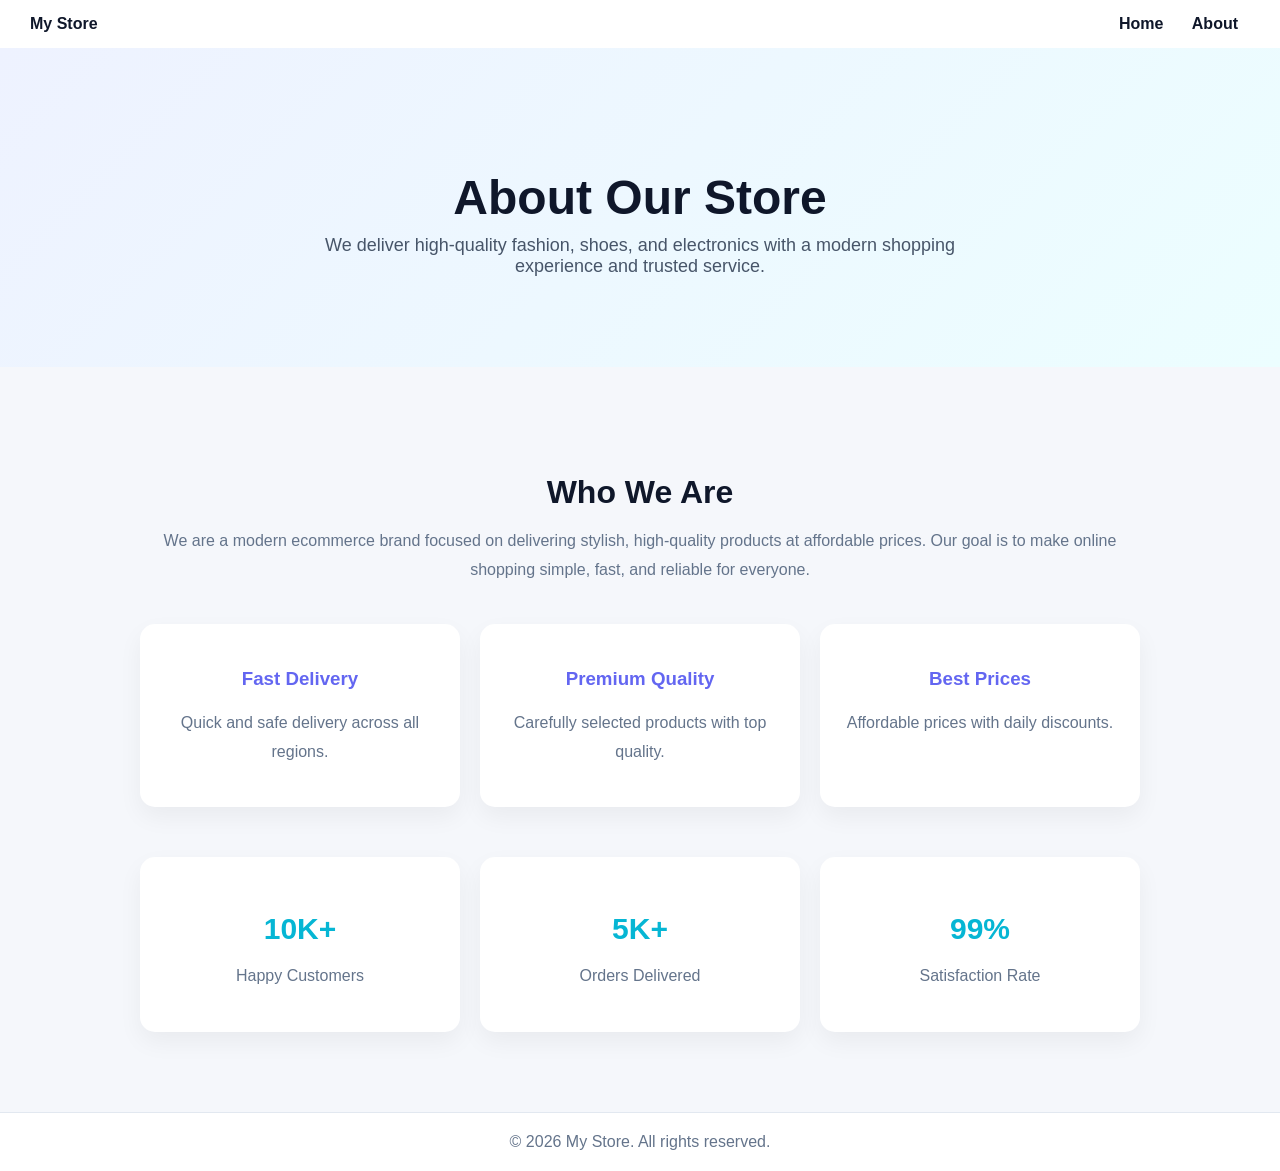
<file: about.html>
<!DOCTYPE html>
<html lang="en">
<head>
<meta charset="UTF-8">
<meta name="viewport" content="width=device-width, initial-scale=1.0">
<title>About Us</title>

<style>

body{
  margin:0;
  font-family:Arial;
  background:#f5f7fb;
  color:#0f172a;
}

/* NAVBAR */
.navbar{
  display:flex;
  justify-content:space-between;
  align-items:center;
  padding:15px 30px;
  background:white;
  box-shadow:0 2px 10px rgba(0,0,0,0.05);
}

.navbar a{
  text-decoration:none;
  color:#0f172a;
  margin:0 12px;
  font-weight:600;
}

.navbar a:hover{
  color:#6366f1;
}

/* HERO */
.hero{
  background:linear-gradient(135deg,#eef2ff,#ecfeff);
  text-align:center;
  padding:90px 20px;
}

.hero h1{
  font-size:48px;
  margin-bottom:10px;
}

.hero p{
  font-size:18px;
  color:#475569;
  max-width:700px;
  margin:auto;
}

/* SECTION */
.section{
  max-width:1000px;
  margin:60px auto;
  padding:20px;
  text-align:center;
}

.section h2{
  font-size:32px;
  margin-bottom:10px;
}

.section p{
  color:#64748b;
  line-height:1.8;
}

/* FEATURES */
.features{
  display:grid;
  grid-template-columns:repeat(auto-fit,minmax(240px,1fr));
  gap:20px;
  margin-top:40px;
}

.card{
  background:white;
  padding:25px;
  border-radius:15px;
  box-shadow:0 10px 25px rgba(0,0,0,0.05);
  transition:0.3s;
}

.card:hover{
  transform:translateY(-5px);
}

.card h3{
  color:#6366f1;
}

/* STATS */
.stats{
  display:grid;
  grid-template-columns:repeat(auto-fit,minmax(200px,1fr));
  gap:20px;
  margin-top:50px;
}

.stat{
  background:#ffffff;
  padding:25px;
  border-radius:15px;
  box-shadow:0 10px 25px rgba(0,0,0,0.05);
}

.stat h3{
  font-size:30px;
  color:#06b6d4;
  margin-bottom:5px;
}

/* FOOTER */
.footer{
  background:white;
  text-align:center;
  padding:20px;
  margin-top:60px;
  border-top:1px solid #e2e8f0;
  color:#64748b;
}

</style>

</head>

<body>

<!-- NAVBAR -->
<div class="navbar">
  <div><strong>My Store</strong></div>
  <div>
    <a href="product.html">Home</a>
    <a href="about.html">About</a>
  </div>
</div>

<!-- HERO -->
<div class="hero">
  <h1>About Our Store</h1>
  <p>
    We deliver high-quality fashion, shoes, and electronics with a modern shopping experience and trusted service.
  </p>
</div>

<!-- ABOUT -->
<div class="section">

  <h2>Who We Are</h2>

  <p>
    We are a modern ecommerce brand focused on delivering stylish, high-quality products at affordable prices.
    Our goal is to make online shopping simple, fast, and reliable for everyone.
  </p>

  <!-- FEATURES -->
  <div class="features">

    <div class="card">
      <h3>Fast Delivery</h3>
      <p>Quick and safe delivery across all regions.</p>
    </div>

    <div class="card">
      <h3>Premium Quality</h3>
      <p>Carefully selected products with top quality.</p>
    </div>

    <div class="card">
      <h3>Best Prices</h3>
      <p>Affordable prices with daily discounts.</p>
    </div>

  </div>

  <!-- STATS -->
  <div class="stats">

    <div class="stat">
      <h3>10K+</h3>
      <p>Happy Customers</p>
    </div>

    <div class="stat">
      <h3>5K+</h3>
      <p>Orders Delivered</p>
    </div>

    <div class="stat">
      <h3>99%</h3>
      <p>Satisfaction Rate</p>
    </div>

  </div>

</div>

<!-- FOOTER -->
<div class="footer">
  © 2026 My Store. All rights reserved.
</div>

</body>
</html>
</file>
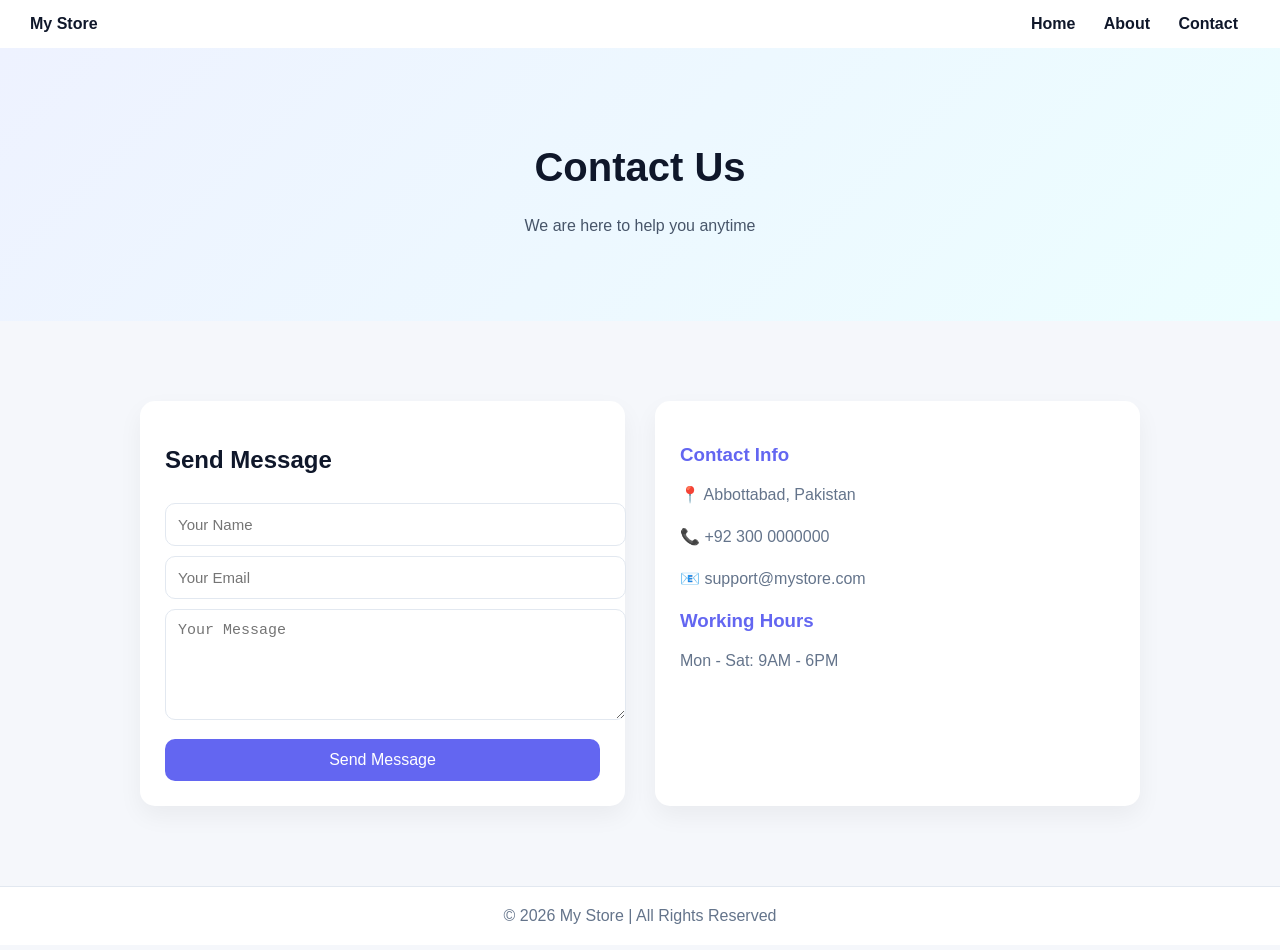
<file: contact.html>
<!DOCTYPE html>
<html lang="en">
<head>
<meta charset="UTF-8">
<meta name="viewport" content="width=device-width, initial-scale=1.0">
<title>Contact Us</title>

<style>

body{
  margin:0;
  font-family:Arial;
  background:#f5f7fb;
  color:#0f172a;
}

/* NAVBAR */
.navbar{
  display:flex;
  justify-content:space-between;
  align-items:center;
  padding:15px 30px;
  background:white;
  box-shadow:0 2px 10px rgba(0,0,0,0.05);
}

.navbar a{
  text-decoration:none;
  color:#0f172a;
  margin:0 12px;
  font-weight:600;
}

.navbar a:hover{
  color:#6366f1;
}

/* HERO */
.hero{
  text-align:center;
  padding:70px 20px;
  background:linear-gradient(135deg,#eef2ff,#ecfeff);
}

.hero h1{
  font-size:40px;
}

.hero p{
  color:#475569;
}

/* CONTACT SECTION */
.container{
  max-width:1000px;
  margin:60px auto;
  padding:20px;
  display:grid;
  grid-template-columns:repeat(auto-fit,minmax(300px,1fr));
  gap:30px;
}

/* FORM */
.form-box{
  background:white;
  padding:25px;
  border-radius:15px;
  box-shadow:0 10px 25px rgba(0,0,0,0.05);
}

input, textarea{
  width:100%;
  padding:12px;
  margin-top:10px;
  border:1px solid #e2e8f0;
  border-radius:10px;
  font-size:15px;
}

button{
  width:100%;
  padding:12px;
  margin-top:15px;
  background:#6366f1;
  color:white;
  border:none;
  border-radius:10px;
  cursor:pointer;
  font-size:16px;
}

button:hover{
  background:#4f46e5;
}

/* INFO BOX */
.info-box{
  background:white;
  padding:25px;
  border-radius:15px;
  box-shadow:0 10px 25px rgba(0,0,0,0.05);
}

.info-box h3{
  margin-bottom:10px;
  color:#6366f1;
}

.info-box p{
  color:#64748b;
  line-height:1.6;
}

/* FOOTER */
.footer{
  text-align:center;
  padding:20px;
  background:white;
  border-top:1px solid #e2e8f0;
  color:#64748b;
}

</style>

</head>

<body>

<!-- NAVBAR -->
<div class="navbar">
  <div><strong>My Store</strong></div>
  <div>
    <a href="product.html">Home</a>
    <a href="about.html">About</a>
    <a href="contact.html">Contact</a>
  </div>
</div>

<!-- HERO -->
<div class="hero">
  <h1>Contact Us</h1>
  <p>We are here to help you anytime</p>
</div>

<!-- CONTENT -->
<div class="container">

  <!-- FORM -->
  <div class="form-box">
    <h2>Send Message</h2>

    <input type="text" placeholder="Your Name">
    <input type="email" placeholder="Your Email">
    <textarea rows="5" placeholder="Your Message"></textarea>

    <button onclick="sendMessage()">Send Message</button>
  </div>

  <!-- INFO -->
  <div class="info-box">

    <h3>Contact Info</h3>
    <p>📍 Abbottabad, Pakistan</p>
    <p>📞 +92 300 0000000</p>
    <p>📧 support@mystore.com</p>

    <h3>Working Hours</h3>
    <p>Mon - Sat: 9AM - 6PM</p>

  </div>

</div>

<!-- FOOTER -->
<div class="footer">
  © 2026 My Store | All Rights Reserved
</div>

<script>
function sendMessage(){
  alert("Message sent successfully!");
}
</script>

</body>
</html>
</file>
